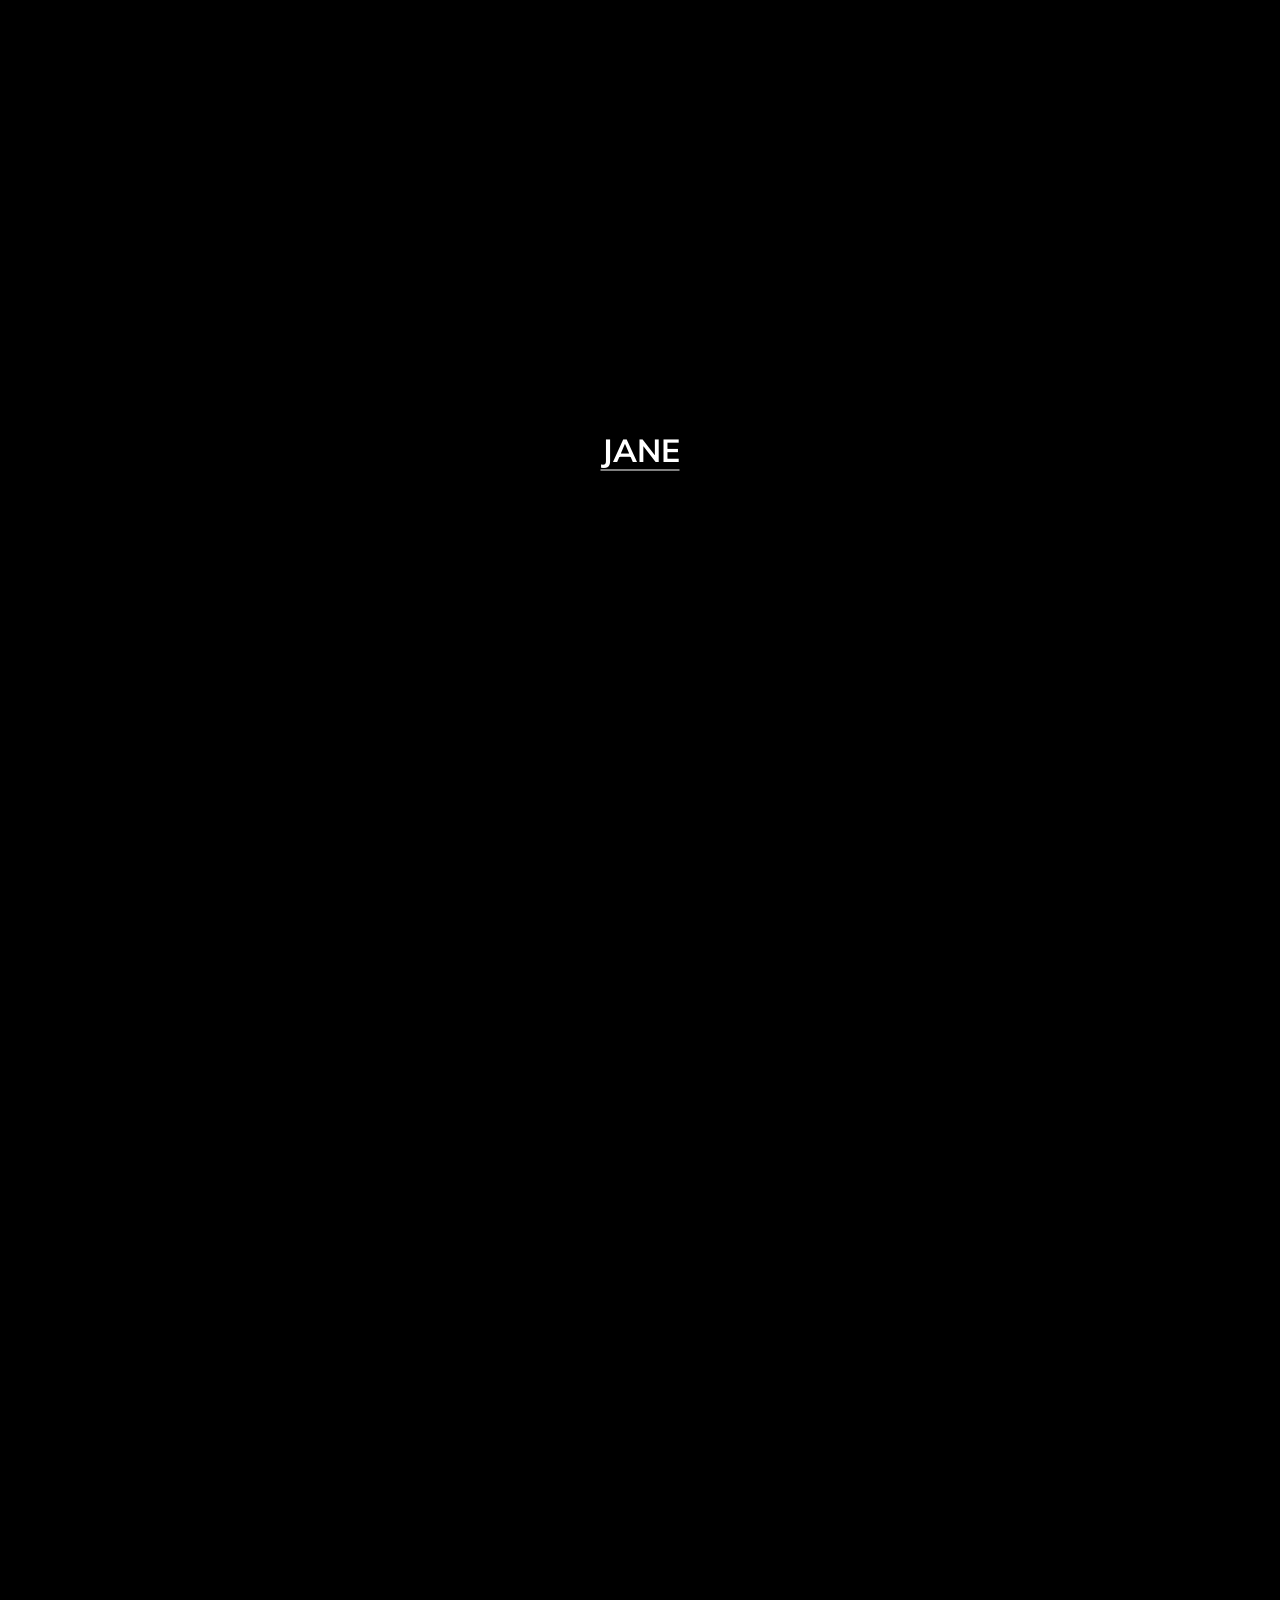
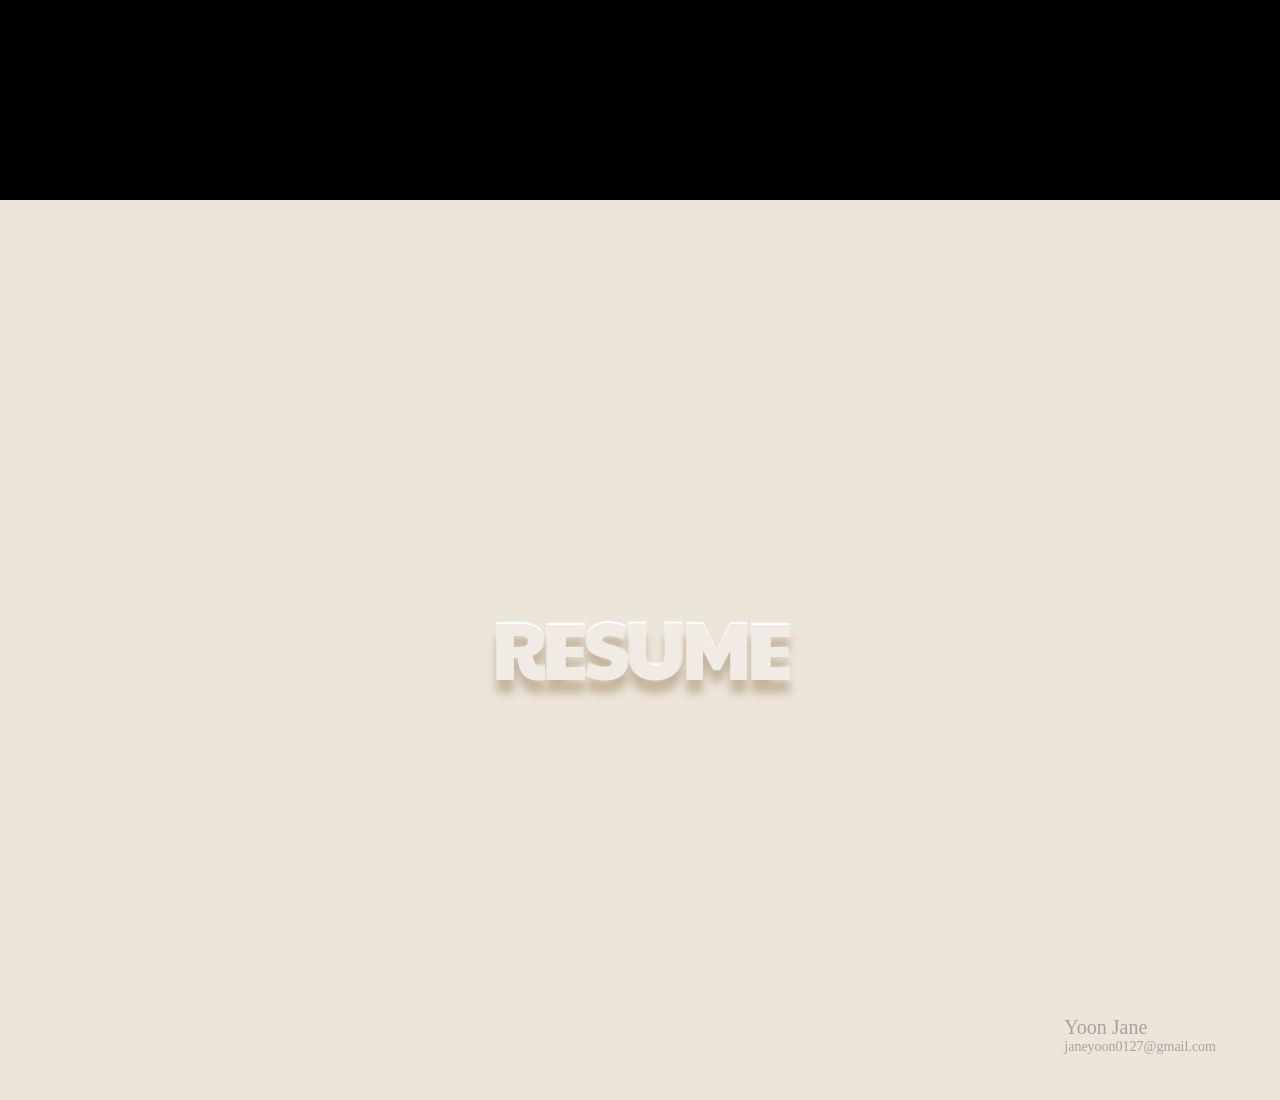
<file: index.html>
<!DOCTYPE html>
<html lang="en">
<head>
    <meta charset="UTF-8">
    <meta name="viewport" content="width=device-width, initial-scale=1.0">
    <title>Document</title>
    <link rel="stylesheet" href="css/style.css">
    <script src="https://ajax.googleapis.com/ajax/libs/jquery/3.7.0/jquery.min.js"></script>
    <script src="Script\script.js"></script>
  </head>
<body>
  <section class="main content">
    <ul class="text hidden content">
        <li>J</li>
        <li class="ghost">o</li>
        <li class="ghost">y</li>
        <li class="ghost">f</li>
        <li class="ghost">u</li>
        <li class="ghost">l</li>
        <li class="spaced">A</li>
        <li class="ghost">d</li>
        <li class="ghost">v</li>
        <li class="ghost">e</li>
        <li class="ghost">n</li>
        <li class="ghost">t</li>
        <li class="ghost">u</li>
        <li class="ghost">r</li>
        <li class="ghost">e</li>
        <li class="spaced">N</li>
        <li class="ghost">e</li>
        <li class="ghost">v</li>
        <li class="ghost">e</li>
        <li class="ghost">r</li>
        <li class="spaced">E</li>
        <li class="ghost">n</li>
        <li class="ghost">d</li>
        <li class="ghost">i</li>
        <li class="ghost">n</li>
        <li class="ghost">g</li>
    </ul>
  </section>
  
  <div class="portfolio content">
    <a href="https://janeyoon.notion.site/Jane-yoon-e66d98b4fb2c41d99646037cf8449d37?pvs=4" class="resume"><p>Res<span>u</span>me</p></a>
    <div class="me">
      <p class="name">Yoon Jane</p>
      <p class="mail">janeyoon0127@gmail.com</p>
    </div>
  </div>

</body>
</html>
</file>
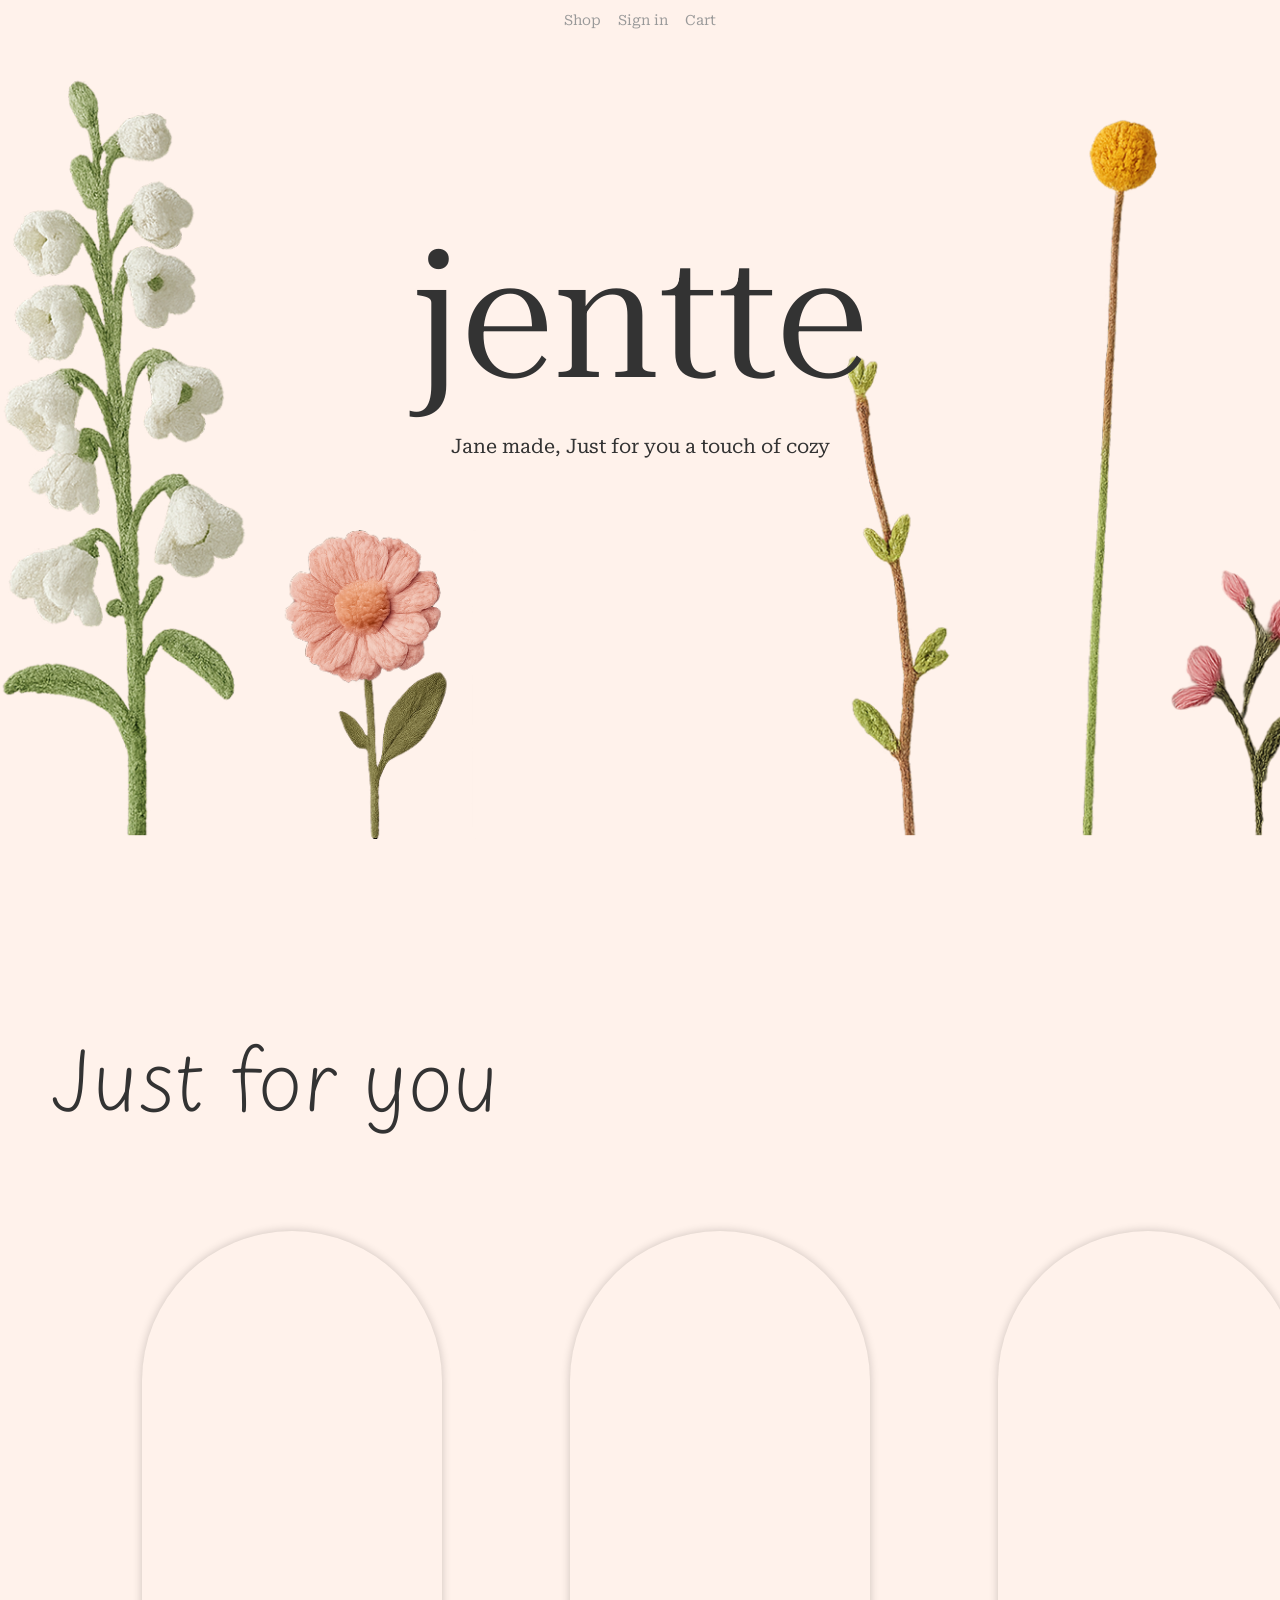
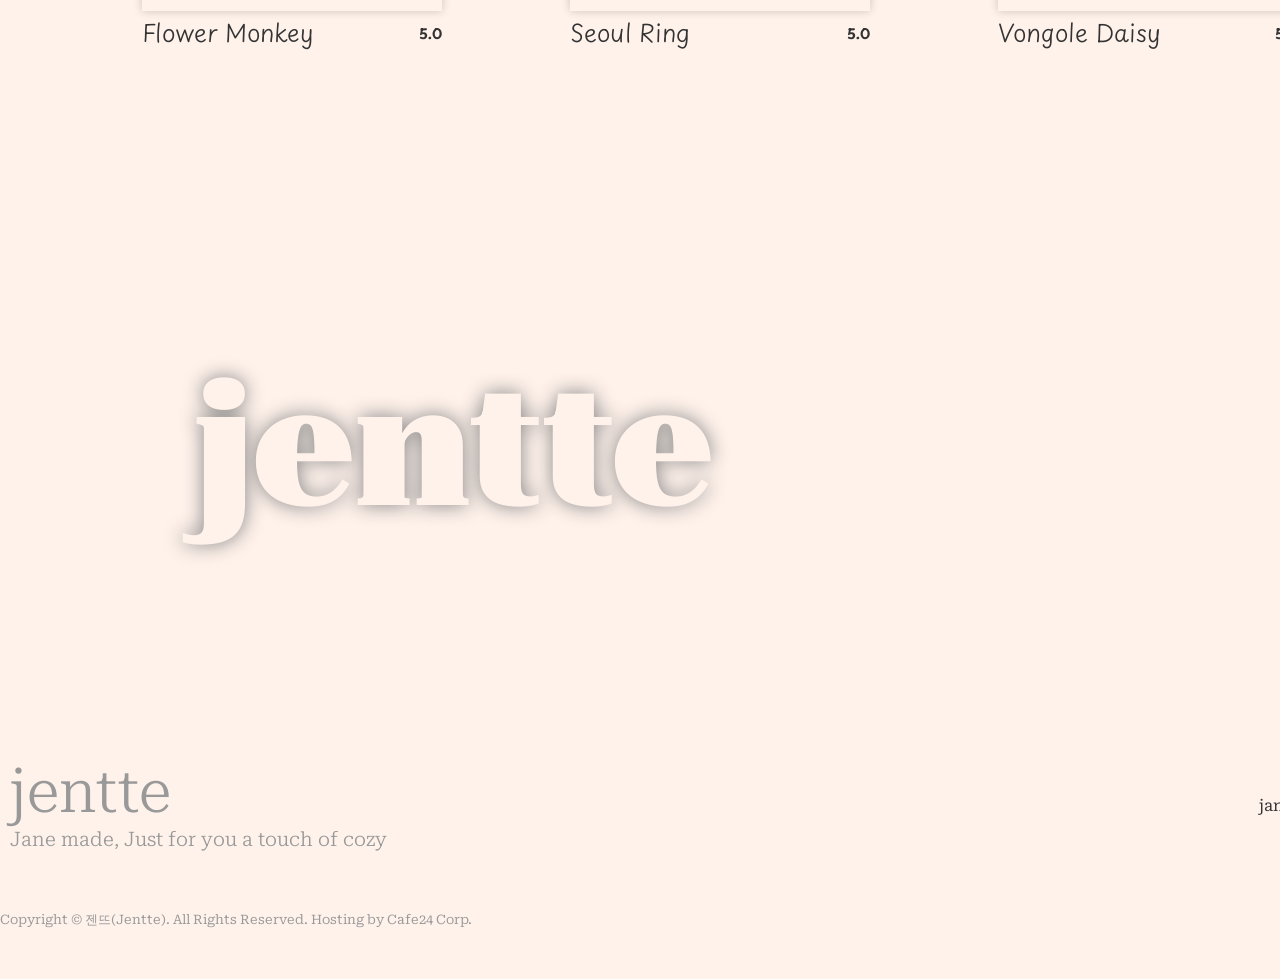
<file: Jentte/index.html>
<!DOCTYPE html>
<html lang="ko">
<head>
    <meta charset="UTF-8">
    <meta name="viewport" content="width=device-width, initial-scale=1.0 viewport-fit=cover" >
    <title>Title</title>
    <link rel="stylesheet" href="style.css">
    <link rel="preconnect" href="https://fonts.googleapis.com">
    <link rel="preconnect" href="https://fonts.gstatic.com" crossorigin>
    <link href="https://fonts.googleapis.com/css2?family=Playpen+Sans+Deva:wght@100..800&family=Roboto+Serif:ital,opsz,wght@0,8..144,100..900;1,8..144,100..900&display=swap" rel="stylesheet">
    <script src="script.js"></script>
</head>
<body>


    <section class="lnb_wrap">
        <ul class="lnb">
            <li><a href="#">Shop</a></li>
            <li><a href="#">Sign in</a></li>
            <li><a href="#">Cart</a></li>
        </ul>
    </section>
    <section class="mainKV">
        <div class="KV_img">
        </div>
        <h1 id="logo"><a href="#">jentte</a></h1>
        <p class="KV_text">Jane made, Just for you a touch of cozy</p>
    </section>

    <section id="Product">
        <div class="product_wrap">
            <h2>Just for you</h2>
            <div class="product_list">
                <ul>
                    <li class="pd1">
                        <div class="pd"></div>
                        <div class="pd_txt">
                            <p class="title">Flower Monkey</p>
                            <p class="price">5.0</p>
                        </div>
                    </li>
                    <li class="pd2">
                        <div class="pd"></div>
                        <div class="pd_txt">
                            <p class="title">Seoul Ring</p>
                            <p class="price">5.0</p>
                        </div>
                    </li>
                        
                    <li class="pd3">
                        <div class="pd"></div>
                        <div class="pd_txt">
                            <p class="title">Vongole Daisy</p>
                            <p class="price">5.0</p>
                        </div>
                    </li>
                </ul>
            </div>
        </div>
    </section>

    <section id="mid_banner">
        <div class="middle_banner">
        <div class="txt">
            <h3>jentte</h3>
            <a href="#">Shop</a>
        </div>
        </div>
    </section>

    <footer>
        <div class="ft_wrap">
            <div class="ft_left">
                <h1>jentte</h1>
                <p>Jane made, Just for you a touch of cozy </p>
            </div>
            <div class="ft_right">
                <p>janeyoon@gmail.com</p>
            </div>
        </div>
        <p class="copyright">Copyright © 젠뜨(Jentte). All Rights Reserved. Hosting by Cafe24 Corp.</p>
    </footer>
</body>
</html>
</file>
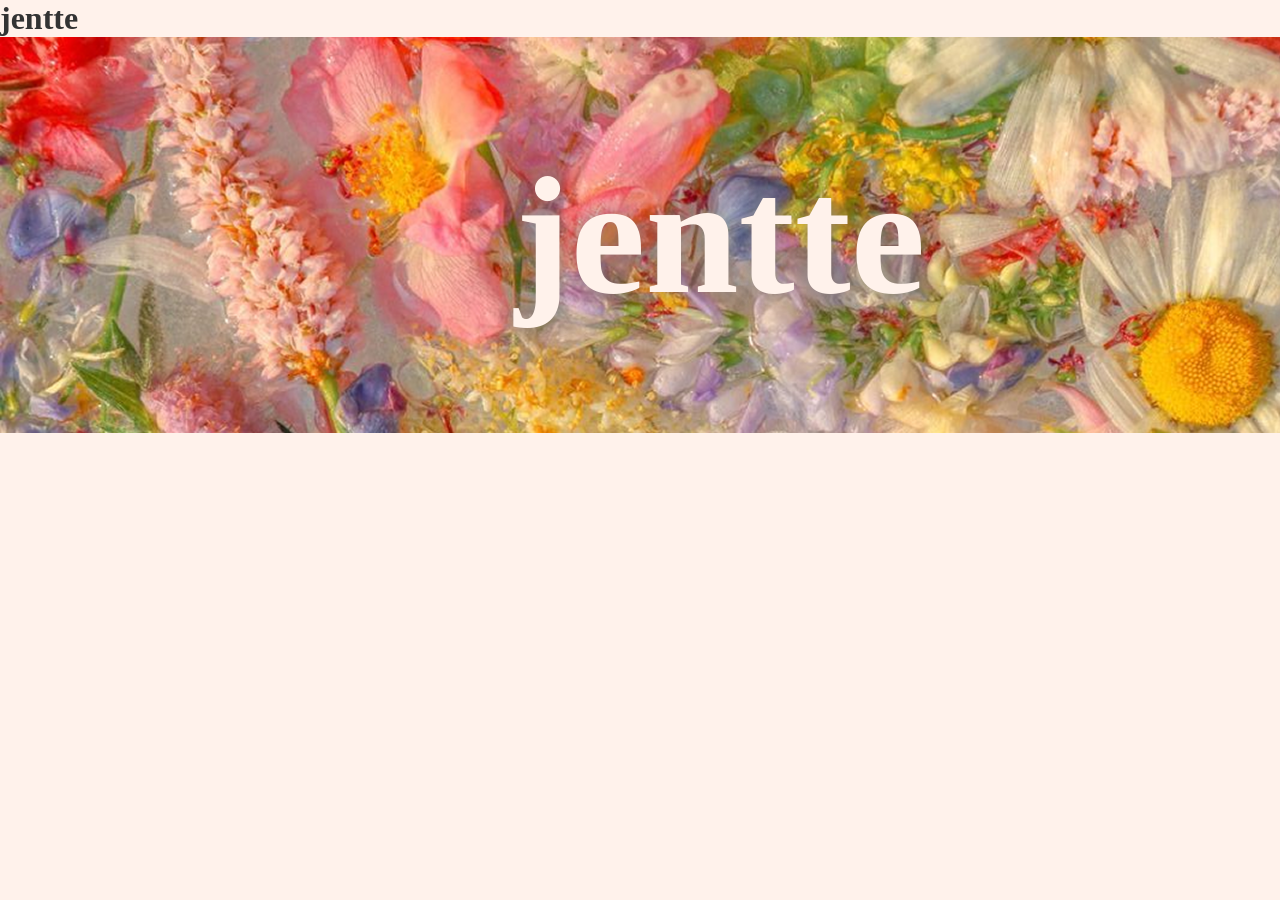
<file: Jentte/index2.html>
<!DOCTYPE html>
<html lang="en">
<head>
    <meta charset="UTF-8">
    <meta name="viewport" content="width=device-width, initial-scale=1.0">
    <title>Jentte</title>
    <link rel="stylesheet" href="style.css"><link rel="preconnect" href="https://fonts.googleapis.com">
    <link rel="preconnect" href="https://fonts.googleapis.com">
<link rel="preconnect" href="https://fonts.gstatic.com" crossorigin>
<link href="https://fonts.googleapis.com/css2?family=Playpen+Sans+Deva:wght@100..800&display=swap" rel="stylesheet">
</head>
<body>
    <div class="KV_contain">
        <div class="KV_txt">
            <h1 class="logo">jentte</h1>
        </div>
        <!-- <div class="KV_img">
            <img src="tulip.png" alt="" class="img_1">
            <img src="flower_logo.png" alt="" class="img_logo">
        </div> -->
    </div>

<div class="middle_banner">
    <!-- <img src="bg_flw.png" alt=""> -->
     <div class="txt">
        <h3>jentte</h3>
     </div>
</div>
</body>

<script>
    
</script>
</html>
</file>
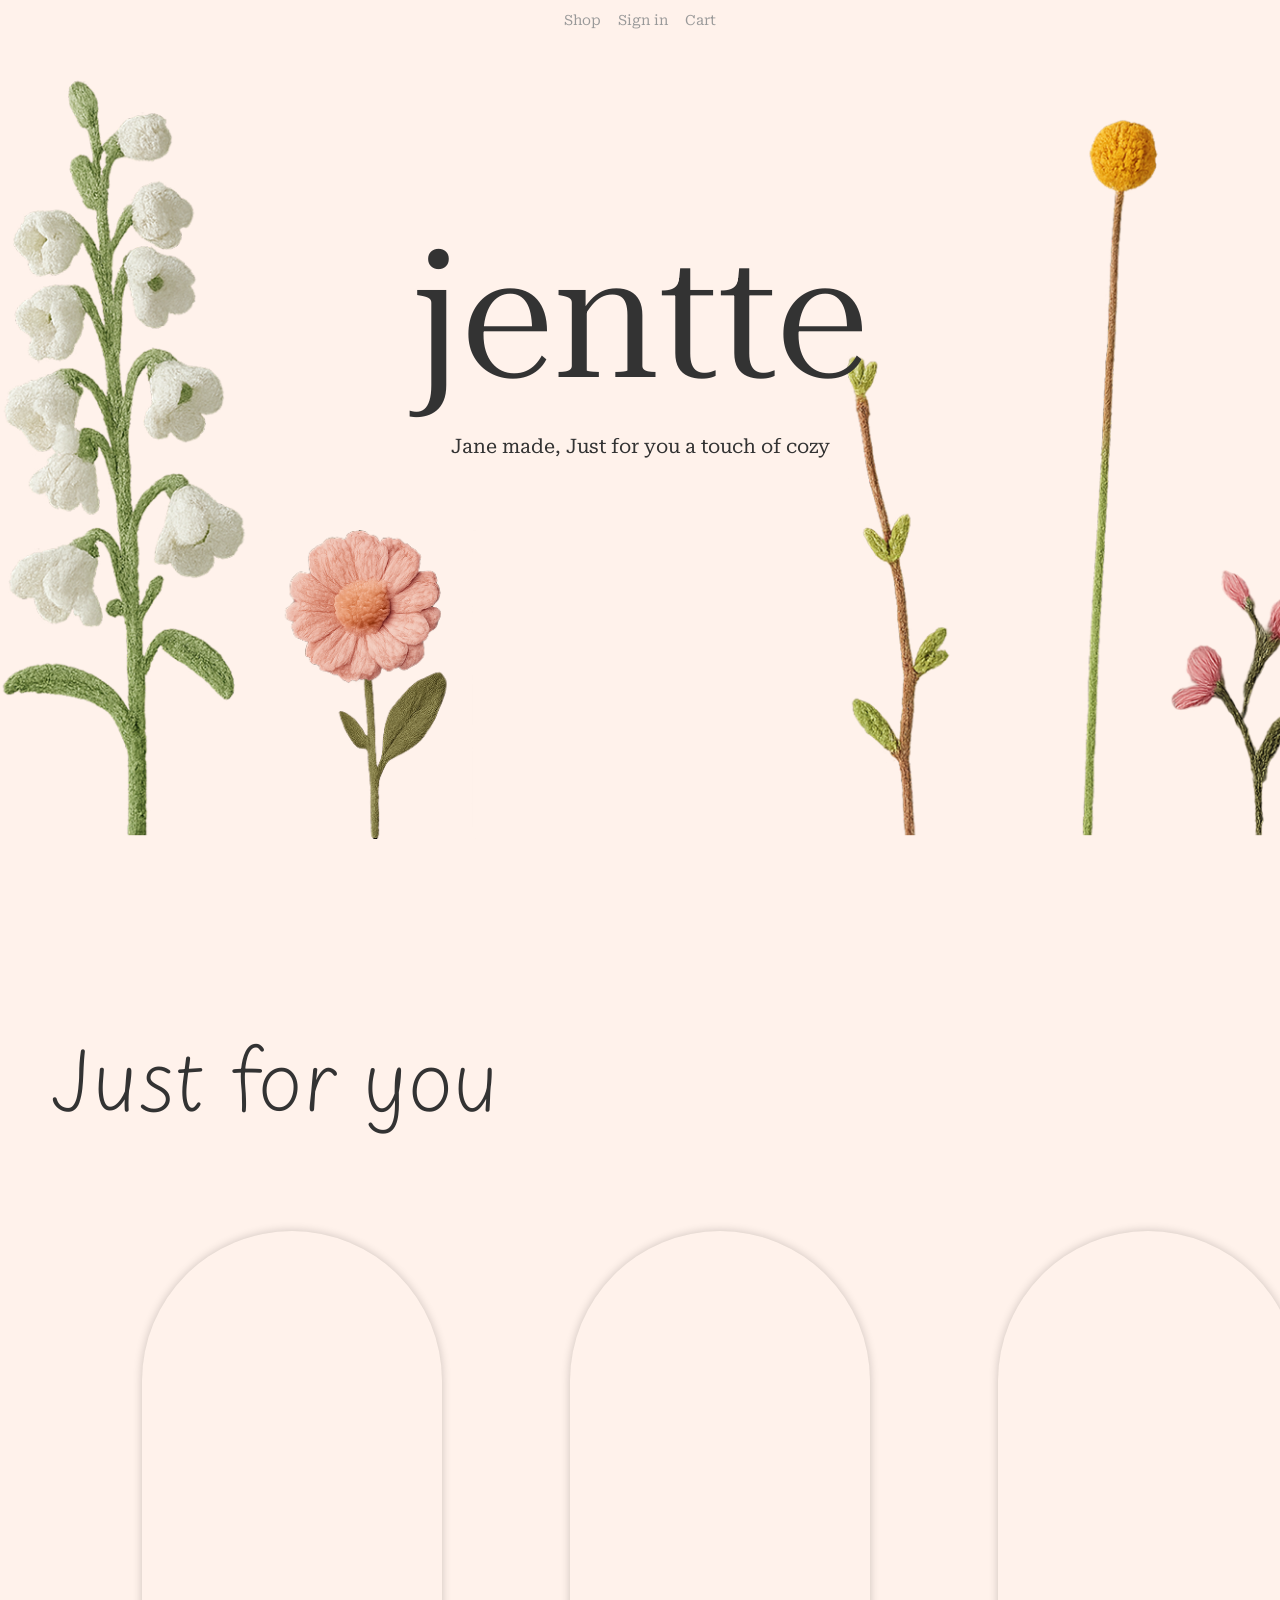
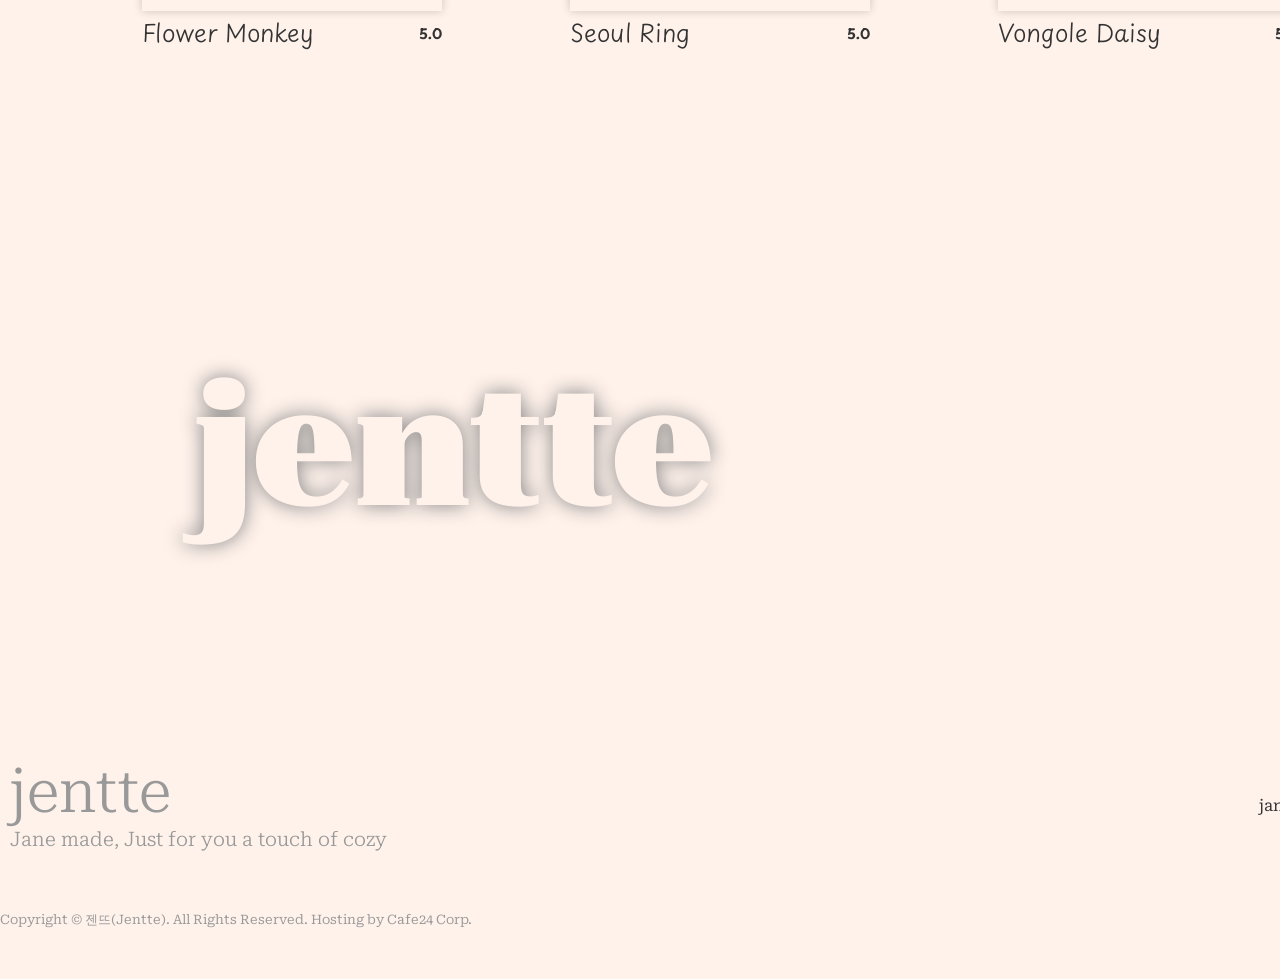
<file: Jentte/new.html>
<!DOCTYPE html>
<html lang="ko">
<head>
    <meta charset="UTF-8">
    <meta name="viewport" content="width=device-width, initial-scale=1.0">
    <title>Title</title>
    <link rel="stylesheet" href="style.css">
    <link rel="preconnect" href="https://fonts.googleapis.com">
    <link rel="preconnect" href="https://fonts.gstatic.com" crossorigin>
    <link href="https://fonts.googleapis.com/css2?family=Playpen+Sans+Deva:wght@100..800&family=Roboto+Serif:ital,opsz,wght@0,8..144,100..900;1,8..144,100..900&display=swap" rel="stylesheet">
    <script src="script.js"></script>
</head>
<body>


    <section class="lnb_wrap">
        <ul class="lnb">
            <li><a href="#">Shop</a></li>
            <li><a href="#">Sign in</a></li>
            <li><a href="#">Cart</a></li>
        </ul>
    </section>
    <section class="mainKV">
        <div class="KV_img">
        </div>
        <h1 id="logo"><a href="#">jentte</a></h1>
        <p class="KV_text">Jane made, Just for you a touch of cozy</p>
    </section>

    <section id="Product">
        <div class="product_wrap">
            <h2>Just for you</h2>
            <div class="product_list">
                <ul>
                    <li class="pd1">
                        <div class="pd"></div>
                        <div class="pd_txt">
                            <p class="title">Flower Monkey</p>
                            <p class="price">5.0</p>
                        </div>
                    </li>
                    <li class="pd2">
                        <div class="pd"></div>
                        <div class="pd_txt">
                            <p class="title">Seoul Ring</p>
                            <p class="price">5.0</p>
                        </div>
                    </li>
                        
                    <li class="pd3">
                        <div class="pd"></div>
                        <div class="pd_txt">
                            <p class="title">Vongole Daisy</p>
                            <p class="price">5.0</p>
                        </div>
                    </li>
                </ul>
            </div>
        </div>
    </section>

    <section id="mid_banner">
        <div class="middle_banner">
        <div class="txt">
            <h3>jentte</h3>
            <a href="#">Shop</a>
        </div>
        </div>
    </section>

    <footer>
        <div class="ft_wrap">
            <div class="ft_left">
                <h1>jentte</h1>
                <p>Jane made, Just for you a touch of cozy </p>
            </div>
            <div class="ft_right">
                <p>janeyoon@gmail.com</p>
            </div>
        </div>
        <p class="copyright">Copyright © 젠뜨(Jentte). All Rights Reserved. Hosting by Cafe24 Corp.</p>
    </footer>
</body>
</html>
</file>
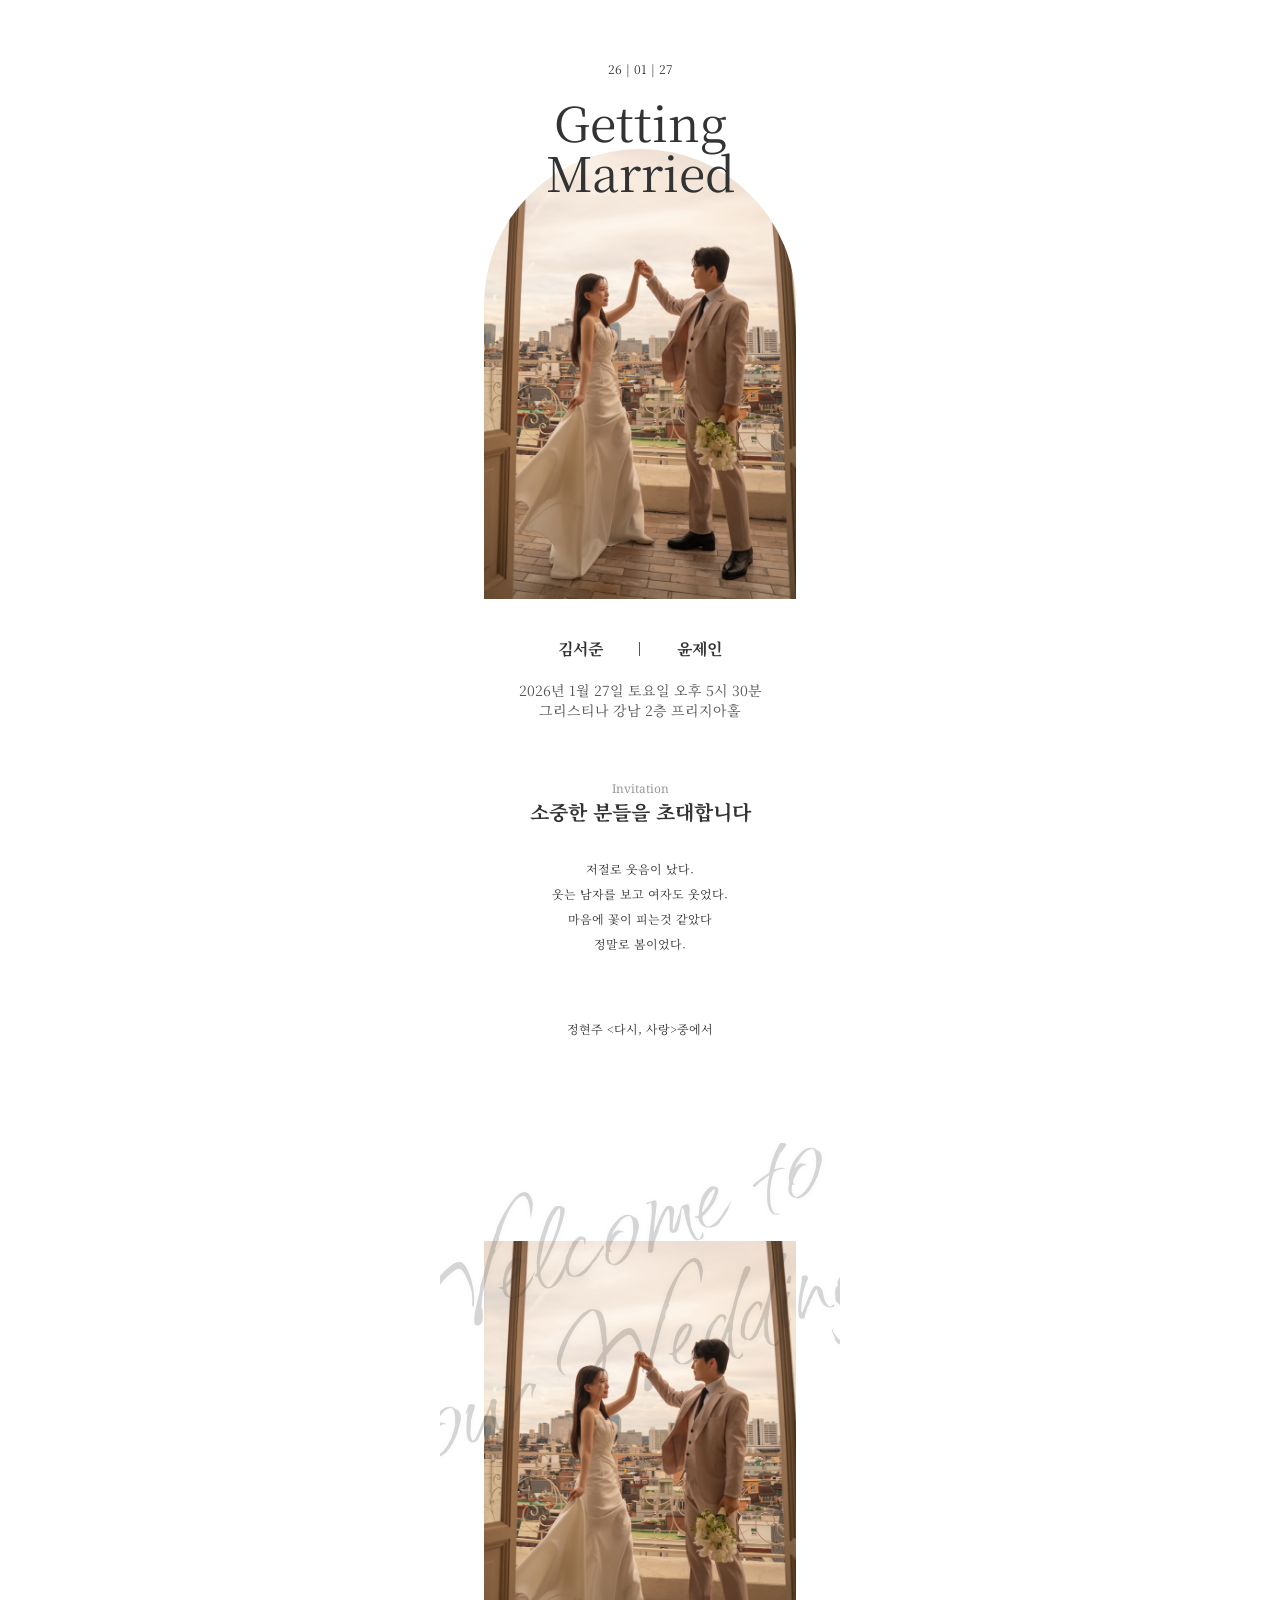
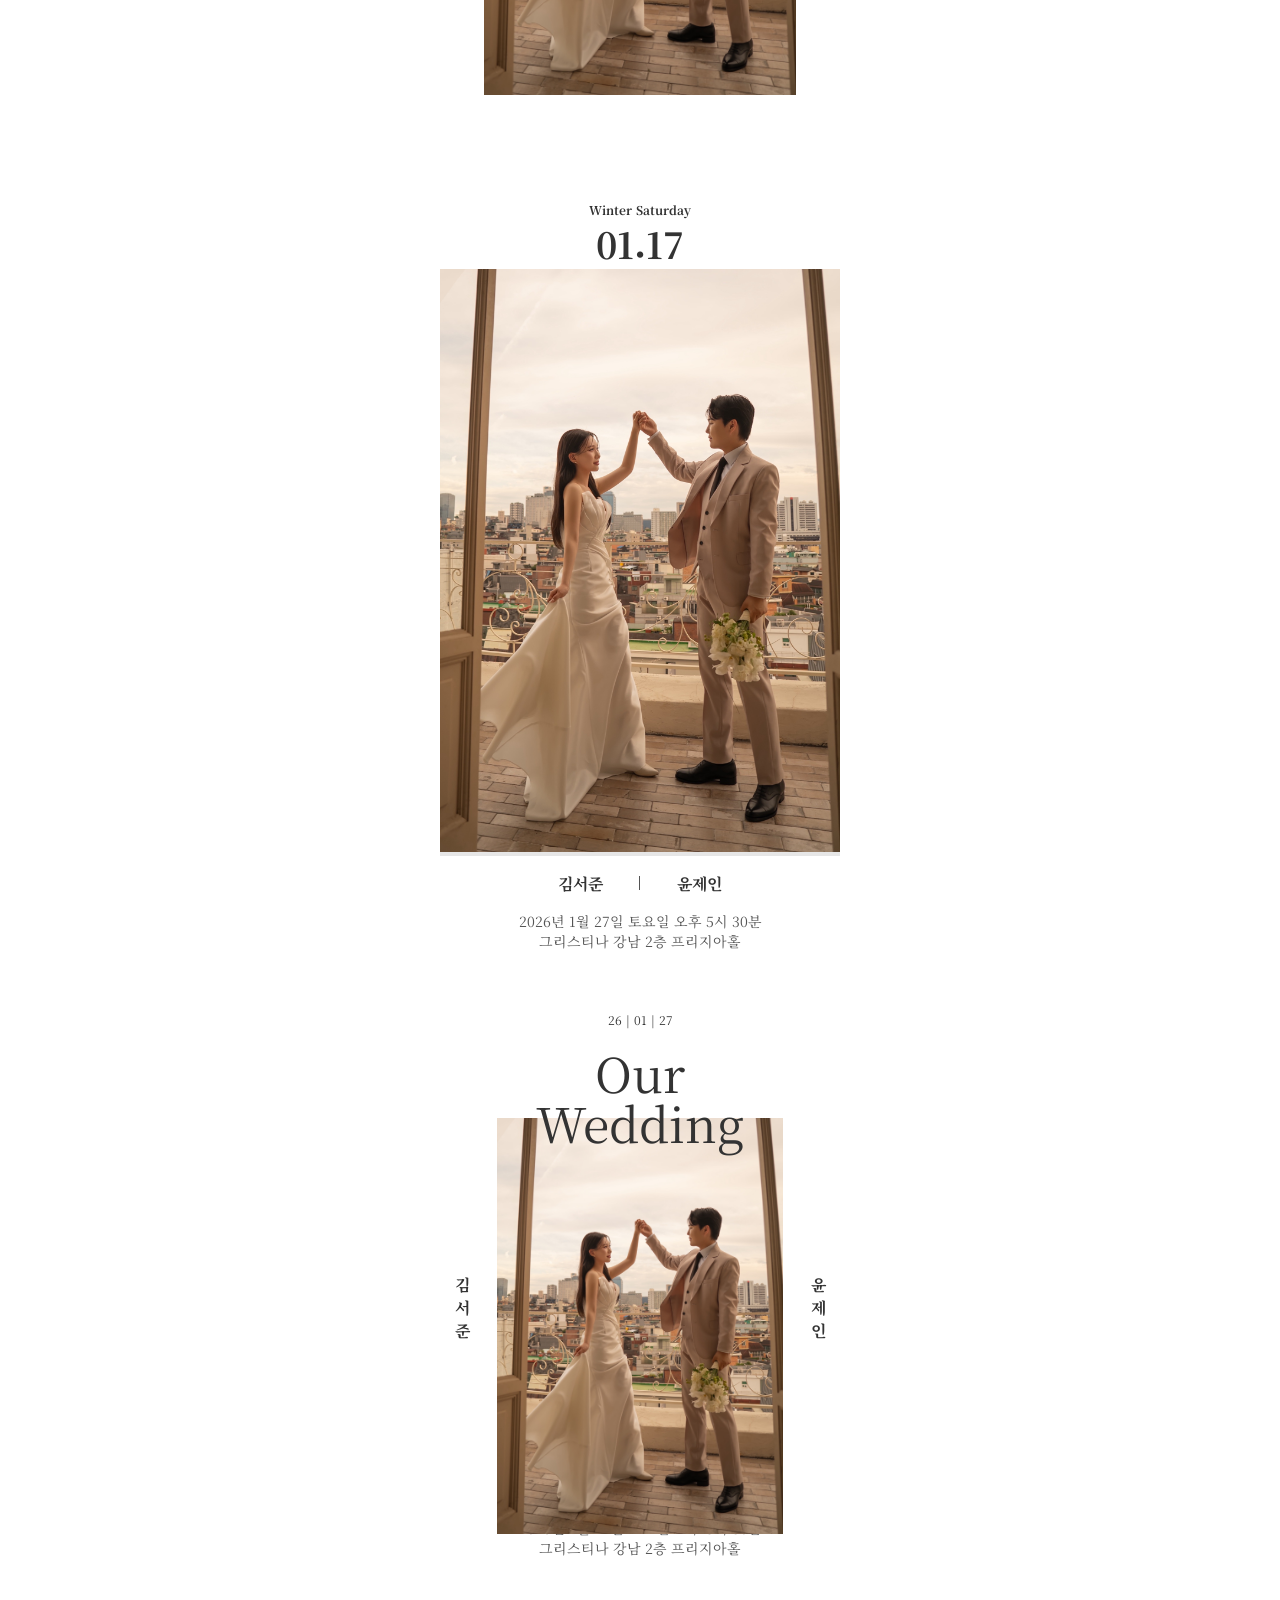
<file: MCard/practice.html>
<!DOCTYPE html>
<html lang="ko">
<head>
    <meta charset="UTF-8">
    <meta name="viewport" content="width=device-width, initial-scale=1.0">
    <title>배리에이션</title>
    <script defer src="script.js"></script>
    <link rel="stylesheet" href="practice.css"><link rel="preconnect" href="https://fonts.googleapis.com">
<link rel="preconnect" href="https://fonts.gstatic.com" crossorigin>
<link href="https://fonts.googleapis.com/css2?family=Nanum+Gothic&family=Noto+Serif&family=Noto+Serif+KR:wght@200..900&family=Qwitcher+Grypen:wght@400;700&display=swap" rel="stylesheet">
</head>
<body>
    <section id="kv2">
        <p class="kv_eyebrow">26 | 01 | 27</p>
        <h1>Getting<br>Married</h1>
        <div class="img"><img src="img/kv_img.png" alt=""></div>
        <div class="name_wrap">
            <p class="name">김서준</p>
            <div class="line"></div>
            <p class="name">윤제인</p>
        </div>
        <p class="date">2026년 1월 27일 토요일 오후 5시 30분<br>그리스티나 강남 2층 프리지아홀</vr></p>
    </section>

    <section id="invi">
        <p class="eyebrow">Invitation</p>
        <h2>소중한 분들을 초대합니다</h2>
        <p class="desc">
            저절로 웃음이 났다. <br>
            웃는 남자를 보고 여자도 웃었다.<br>
            마음에 꽃이 피는것 같았다<br>
            정말로 봄이었다.
        </p>
        <p class="desc">
            정현주 <다시, 사랑>중에서
        </p>
    </section>
    <section id="img">
        <div class="img_txt"><p>Welcome to<br>our Wedding</p></div>
        <div class="img"><img src="img/kv_img.png" alt=""></div>
    </section>




    <section id="kv1">
        <p class="kv_eyebrow">Winter Saturday</p>
        <h1>01.17</h1>        
        <div class="img"><img src="img/kv_img.png" alt=""></div>
        <div class="name_wrap">
            <p class="name">김서준</p>
            <div class="line"></div>
            <p class="name">윤제인</p>
        </div>
        <p class="date">2026년 1월 27일 토요일 오후 5시 30분<br>그리스티나 강남 2층 프리지아홀</vr></p>
    </section>

    <section id="kv3">
        <p class="kv_eyebrow">26 | 01 | 27</p>
        <h1>Our<br>Wedding</h1>
        <div class="img_wrap">
            <p class="name">김서준</p>
            <div class="img"><img src="img/kv_img.png" alt=""></div>
            <p class="name">윤제인</p>
        </div>
        <p class="date">2026년 1월 27일 토요일 오후 5시 30분<br>그리스티나 강남 2층 프리지아홀</vr></p>
    </section>



    
</body>
<script>
    // KV parallax
  const img = document.querySelector("#kv2 .img");
  const kv = document.querySelector("#kv2");

  function handleParallax() {
    const scrollY = window.scrollY || window.pageYOffset;
    const kvTop = kv.offsetTop;
    const offset = (scrollY - kvTop) * 0.3;
    img.style.transform = `translateY(${offset}px)`;
    requestAnimationFrame(handleParallax);
  }
  requestAnimationFrame(handleParallax);
</script>
</html>
</file>
<file: css/style.css>
@import url('https://fonts.googleapis.com/css?family=Muli:300,400,700');
@import url('https://fonts.googleapis.com/css2?family=Paytone+One&display=swap');

* {
  margin: 0;
  padding: 0;
}
a{
  color:#fff;
  text-decoration: none;
}
.main {
  background-color: #000;
  height: 200vh;
  font-family: 'Muli', sans-serif;
}
.text {
  position: fixed;
  top: 50%;
  left: 50%;
  transform: translateX(-50%) translateY(-50%);
  list-style: none;
  border-bottom: 0;
}

.text.hidden {
  border-bottom: 1px solid #fff;
}

.text li {
  float: left;
  font-weight: 700;
  font-size: 2em;
  color: #fff;
  opacity: 1;
  transition: all 0.5s ease-in-out;
  max-width: 2em;
}
.text.hidden li.spaced {
  padding-left: 0;
}
.text li.spaced {
  padding-left: 0.5em;
}

.text.hidden li.ghost {
  opacity: 0;
  max-width: 0;
}

.portfolio{
  position: relative;
  width: 100%;
  height: 100vh;
  display: flex;
  align-items: center;
  background-color: #ece5da;
}
.resume{
  position: relative;
  font-family: "Paytone One";
  text-align: center;
  margin:0 auto;
  font-size: 60px;
  color: #202020;
  text-transform: uppercase;
  letter-spacing: -2px;
  padding: 10px 0;
}
.resume p{
  display: block;
  margin: 11px 0 17px 0;
  font-size: 80px;
  line-height: 80px;
  color: #f1ebe5;
  text-shadow: 0 13.36px 8.896px #c4b59d,0 -2px 1px #fff;
  letter-spacing: -4px;
  transition: color 2s ease;
  position: relative; 
  z-index: 1;
}
.resume p span{
  position: relative;
  display: inline-block;
  z-index: -1;
  transition: transform 1s;
  /* letter-spacing: 2px; */
}
.resume p:hover{
  color:#202020;
}
.resume p:hover span{
  transform: perspective(1000px) rotateY(180deg) translateX(-4px);
}
.me{
  color:#A3A3A3;
  position: absolute;
  right: 5%;
  bottom:5%;
}
.name{
  font-size: 20px;
}
.mail{
  font-size: 14px;
}
</file>
<file: Jentte/style.css>
* {
    margin: 0;
    padding: 0;
    color: #333;
    background: none;
    font-family: "Roboto Serif", serif;
    list-style: none;
    box-sizing: border-box; 
}
html, body {
    width: 100%;
    overflow-x: hidden; 
    background-color: #FFF2EB;
}
a {text-decoration: none;}







/* LNB */
.lnb_wrap {
    width: 100%;
}
.lnb {
    display: flex;
    padding: 10px 0;
    margin: 0 auto;
    width: 170px;
    justify-content: space-around;
}
.lnb > li > a {
    font-size: 14px;
    color: #999;
    transition: ease 1s;
}
.lnb > li > a:hover{
    color:#333;
}

/* KV 영역 */
.mainKV {
    z-index: 999;
    width: 100%;
    height: 800px;
    position: relative; 
}
.KV_img {
    background: url(KV_pc.png) center center no-repeat;
    background-size: cover;
    width: 100%;
    max-width: 1440px; 
    height: 100%;
    margin: 0 auto; 
    z-index: 9;
}

.KV_text{
    position: absolute;
    top: 50%;
    left: 50%;
    transform: translate(-50%, -20%);
    text-align: center;
    font-size: 20px;
    font-weight: 400;
}
#logo {
    position: absolute;
    top: 35%;
    left: 50%;
    transform: translate(-50%, -50%);
  font-size: 168px;
  font-weight: 400;
  transition: all 0.1s ease-out;
  will-change: transform, font-size;
  text-align: center;
  width: 100%;
  z-index: 999;
}

.logo_fixed {
  position: fixed !important;
  top: 3% !important;
  left: 50%;
  font-size: 30px !important;
  transform: translate(-50%,0);
  z-index: 1000;
  color: #333;
}

/* Product list section */

.product_wrap{
    width: 1440px;
    margin:150px auto;
}
.product_wrap>h2{
    padding:20px 50px;
    font-size: 80px;
    font-weight: 200; 
    font-family: "Playpen Sans Deva", cursive;
}
.product_list {
      width: 100%;
      padding: 40px 0;
}

.product_list ul {
    display: flex;
    justify-content: center;
    gap: 10vw;
    list-style: none;
}

.product_list .pd {
    width: 300px;
    height: 380px;
    border-radius: 150px 150px 0 0;
    box-shadow: 0 0 10px rgba(0, 0, 0, 0.2);
    background-repeat: no-repeat;
    background-position: center;
    background-size: cover;
}
.pd_txt{
    width: 300px;
    display: flex;
    justify-content: space-between;
    align-items: center;
}
.pd_txt>.title{
    font-size: 24px;
    font-weight: 300;
    font-family: "Playpen Sans Deva", cursive;
}
.pd_txt>.price{
    font-size: 14px;
    font-weight: 700;
    font-family: "Playpen Sans Deva", cursive;
}

.middle_banner{
background-image: url(bg_flw.png);
background-size: cover;
background-attachment: fixed;
width: 100%;
height: 396px;
margin-bottom: 100px;
}
.middle_banner>.txt{
    display: flex;
    width: 1440px;
    height: 100%;
    justify-content: space-around;
    margin: 0 auto;
    align-items: center;
}
.middle_banner>.txt>h3{
    font-size: 168px;
    color:#FFF2EB;
    text-shadow: 0 0 20px rgb(94, 94, 94);
    font-weight: 900;
    line-height: 100%;
    text-shadow: 0 0 20px #838383;
}

.middle_banner > .txt > a {
    font-size: 30px;
    color: #FFF2EB;
    border: 2px solid #FFF2EB;
    padding: 8px 30px;
    transition: all 0.3s ease; 
    position: relative;
    z-index: 1;
    overflow: hidden;
}
.middle_banner > .txt > a::before {
    content: "";
    position: absolute;
    top: 0;
    left: -100%;
    width: 100%;
    height: 100%;
    background-color: #FFF2EB;
    z-index: -1;
    transition: left 0.4s ease;
}

.middle_banner >.txt>a:hover::before {
    left: 0;
}

.middle_banner>.txt>a:hover {
    color: #999;
    box-shadow: 0 0 10px #FFF2EB, 0 0 20px #FFF2EB;}


.ft_wrap{
    width: 1440px;
    padding:10px;;
    display: flex;
    justify-content: space-between;
    margin:0 auto;
}
.ft_left>h1{
    color:#999;
    font-size: 60px;
    font-weight: 300;
}
.ft_left>p{
    color:#999;
    font-size: 20px;
    font-weight: 300;
}
.ft_right>p{
    font-size: 16px;
    padding-top: 40px;
}
footer>p.copyright{
    font-size: 13px;
    color:#999;
    width:1440px;
    margin:50px auto;
    text-align: left;
}


@media screen and (max-width: 500px) {
    html, body {
        width: 100%;
        overflow-x: hidden; 
    }

    .lnb {
        width: 180px;
        justify-content: space-evenly;
    }
    .KV_text {
        z-index: 999;
        top: 30%;
        left: 50%;
        font-size: 14px; 
        text-align: center;
        width: 300px;
    }
    #logo {
        top:20%;
        font-size: 80px; 
        z-index: 999;
    }
    .logo_fixed {
    position: fixed !important;
    top: 3% !important;
    left: 50%;
    font-size: 30px !important;
    transform: translate(-50%, 0) !important;
    z-index: 1000;
    color: #333;
    transition: top 0.3s ease-out; /* 추가 */
    }
    .mainKV {
        height: 800px;
    }
    .KV_img {
        background: url(KV_mo.png) center no-repeat;
        background-size: cover;
        width: 120%;
        height: 100%;
        position: absolute;       
        left: 50%;                
        transform: translateX(-50%);
        z-index: 5;
    }
    
    
    .product_wrap {
    width: 100%;
    margin: 80px auto;
    padding: 0 20px;
    }
    .product_wrap > h2 {
        font-size: 40px;
        text-align: center;
        padding: 10px 0;
    }

    .product_list ul {
        flex-direction: column;
        align-items: center;
        gap: 30px;
    }

    .product_list li.pd {
        width: 260px;
        height: 340px;
        border-radius: 130px 130px 0 0;
    }

    /* middle_banner - mobile */
    .middle_banner {
  position: relative; /* 필수 */
  padding: 50px 20px;
  margin-bottom: 60px;
  /* background-attachment 제거 */
  background-size: cover; /* 추가 */
  -webkit-background-size: cover; /* Safari 대응 */
}

/* iOS에서 fixed 배경 대체 방법 */
.middle_banner::before {
  content: '';
  position: fixed; /* iOS에서 fixed 대체 */
  top: 0;
  left: 0;
  width: 100%;
  height: 100%;
  z-index: -1;
  background: inherit; /* 부모 배경 상속 */
  background-size: cover;
}

.middle_banner > .txt {
  flex-direction: column;
  width: 100%;
  text-align: center;
  gap: 30px;
  position: relative; /* 텍스트를 위로 올림 */
}

.middle_banner > .txt > h3 {
  font-size: 15vw; /* 모바일 가변 크기 (80px → 15vw) */
  text-shadow: 0 0 10px #555;
}

.middle_banner > .txt > a {
  font-size: 4.5vw; /* 20px → 4.5vw */
  color: #FFF2EB;
  border: 2px solid #FFF2EB;
  animation: pulseBtn 2s infinite;
}

  @keyframes pulseBtn {
    0% { transform: scale(1); }
    50% { transform: scale(1.05); }
    100% { transform: scale(1); }
  }

    /* footer - mobile */
    .ft_wrap {
        width: 370px;
        padding: 5px;
        flex-direction: column;

    }
    .ft_left > p {
        text-align: right;
        font-size: 16px;
    }
    .ft_right > p {
        text-align: center;
        font-size: 14px;
        color:#999;
        padding-top: 50px;
    }
    footer > p.copyright {
        width: 100%;
        font-size: 10px;
        text-align: center;
    }
}

@media (max-width: 767px) {
  .middle_banner > .txt > a {
    animation: none; /* 모바일에서 애니메이션 제거 */
  }}
</file>
<file: MCard/practice.css>
*{
    margin:0; padding:0;
    text-align: center;
}
body{
    max-width: 400px;
    margin:0 auto;
}
h1,h2,h3,p,a{
    color:#333;
    font-family: "Noto Serif KR", serif;
    font-style: normal;
}
p.eyebrow{
    font-size: 12px;
    color:#999;
    font-family: "Noto Serif", serif;
}
p.desc{
    font-size: 12px;
    padding: 30px 0;
    line-height: 25px;
}
h2{
    font-size: 20px;
    font-weight: bold;
}
section{margin:60px auto; overflow: hidden;}
img{width: 100%;}




#kv1{
    margin:0;
}
#kv1 .kv_eyebrow{
    margin-top:20px;
    font-weight: bold;
    font-size: 12px;
}
#kv1 h1{
    font-size: 36px;
}
#kv1 .img{
    width: auto;
    overflow: hidden;
    background-image:url(img/#);
    background-size: cover;
    background-position: center;
    background-color: #e6e6e6;
}
#img{
    width: 100%;
    padding:30px 0;
}
#img .img{
    width: 312px;height: 450px;margin:0 auto;
    background-image:url(img/#);
    background-size: cover;
    background-position: center;
    background-color: #e6e6e6;
    border-radius: 500px 500px 0 0 ;
}
#img .img_txt{
    width: 150%; 
    margin-left:-30%;margin-bottom: -40%;
    rotate: -20deg;
    opacity: 0.2;
}
#img .img_txt p{
    font-size: 160px;
    line-height: 120px;
    color:#333;
    font-family: "Qwitcher Grypen", cursive;
    text-shadow: 0 0 5px rgba(0,0,0,0.1);
}
#kv1 .name_wrap{
    margin:16px auto;
    width: 50%;
    display: flex;
    justify-content: space-around;
    align-items: center;
}
#kv1 .name{
    font-size: 16px;
    font-weight: bold;
}
#kv1 .line{
    width: 1px;
    height: 14px;
    background-color: #545454;
}
#kv1 .date{
    font-size: 14px;
    color:#545454;
}



#kv2 .kv_eyebrow{
    font-size: 12px;;
}
#kv2 h1{
    padding-top:20px;
    font-size: 48px;
    font-weight: 400;
    line-height: 50px;
}
#kv2 .img{
    background-image: url(img/#);
    background-color:#e6e6e6;
    width: 312px;
    height: 450px;
    margin: -30px auto 0  auto;
    border-radius: 500px 500px 0 0;
    z-index: -999;
    position: relative;
    background-size: cover;
    background-position: center;overflow: hidden;
}
#kv2 .img img{width: 100%;}
#kv2 .name_wrap{
    margin:20px auto;
    width: 50%;
    display: flex;
    justify-content: space-around;
    align-items: center;
}
#kv2 .name{
    font-size: 16px;
    font-weight: bold;
}
#kv2 .line{
    width: 1px;
    height: 14px;
    background-color: #545454;
}
#kv2 .date{
    font-size: 14px;
    color:#545454;
}





#kv3 .kv_eyebrow{
    font-size: 12px;;
}
#kv3 h1{
    position: relative;
    padding-top:20px;
    font-size: 48px;
    font-weight: 400;
    line-height: 50px;
    z-index:99;
}
#kv3 .img_wrap{
    display: flex;
    align-items: center;
    z-index: -9;
    justify-content: space-around;
    margin-top:-30px;
}
#kv3 .img_wrap .name{
    width: 18px;
    font-weight: bold;
}
#kv3 .img{
    background-image: url(img/#);
    background-size: cover;
    background-position: center;
    background-color:#e6e6e6;
    width: 286px;
    height: 380px;
    border-radius: 500px 500px 0 0;
    z-index: 0;
}
#kv3 .date{
    font-size: 14px;
    color:#545454;
    padding:20px 0;
}
</file>
